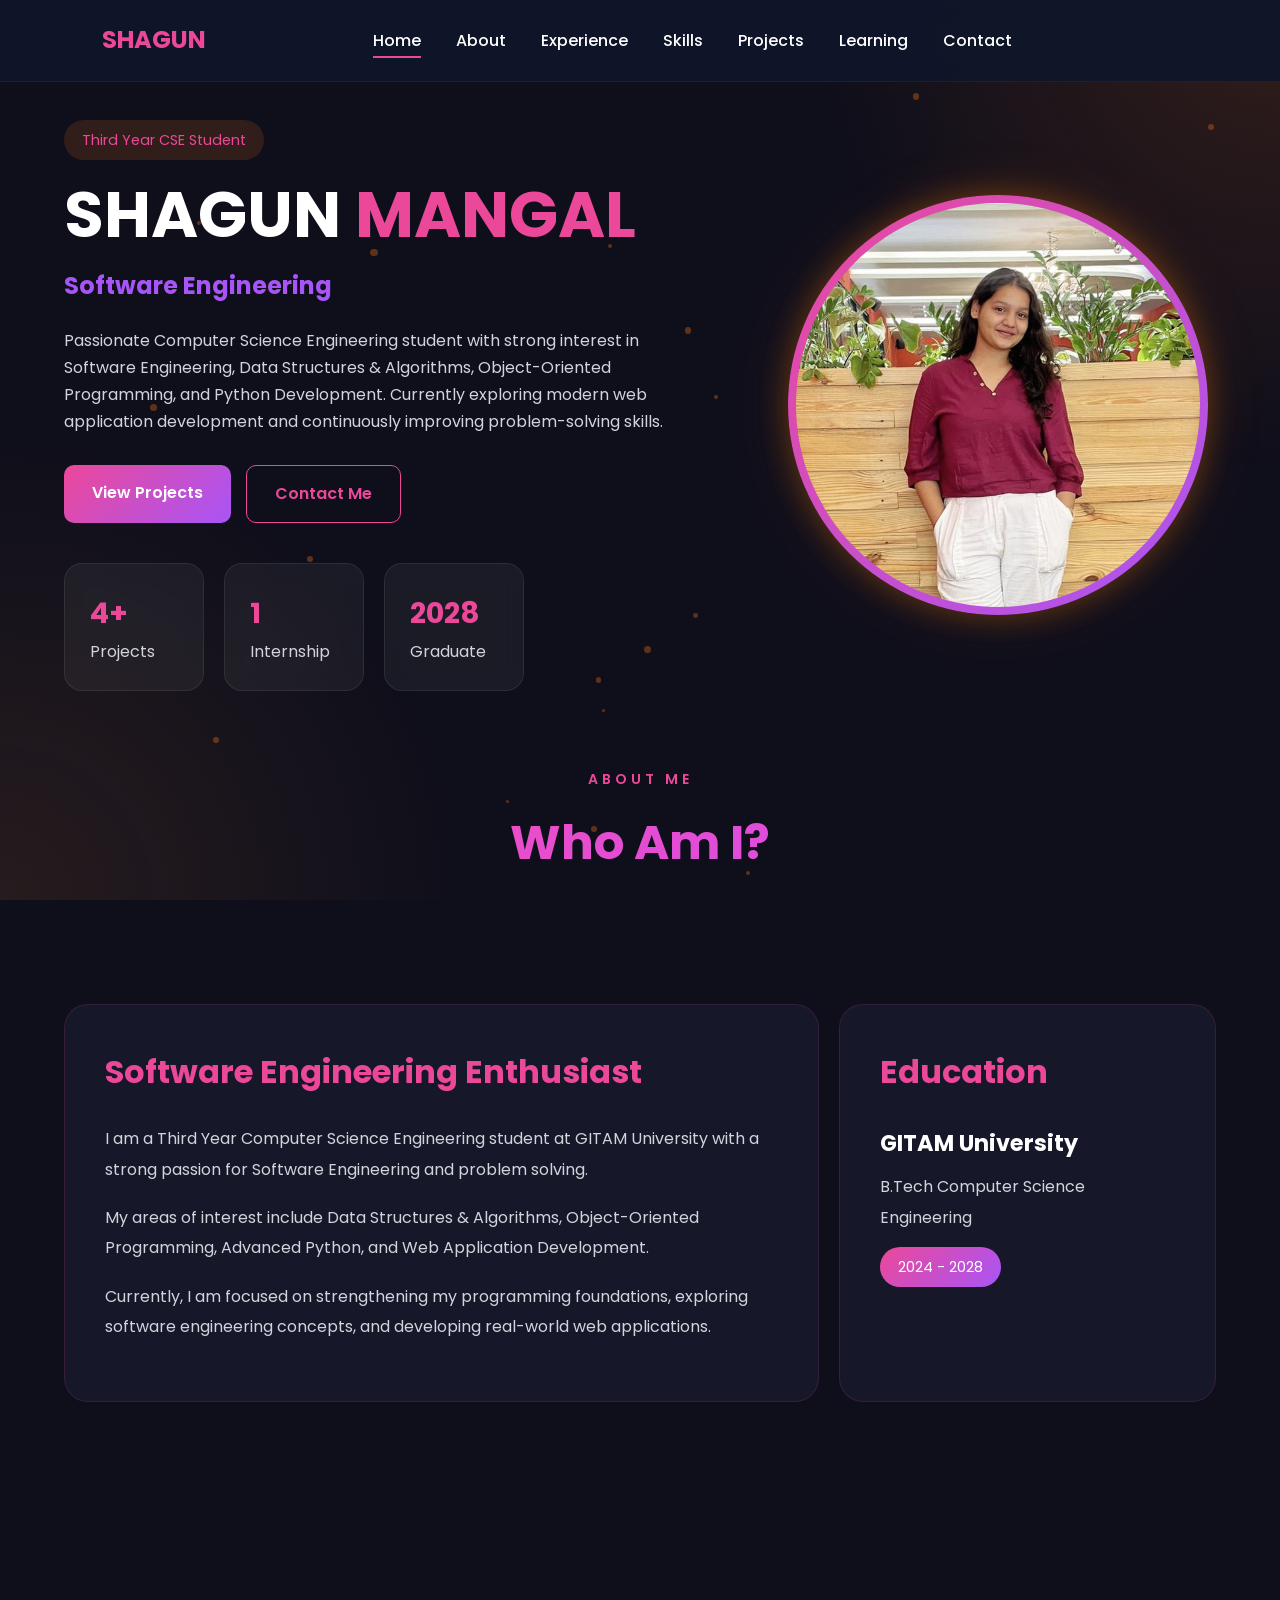
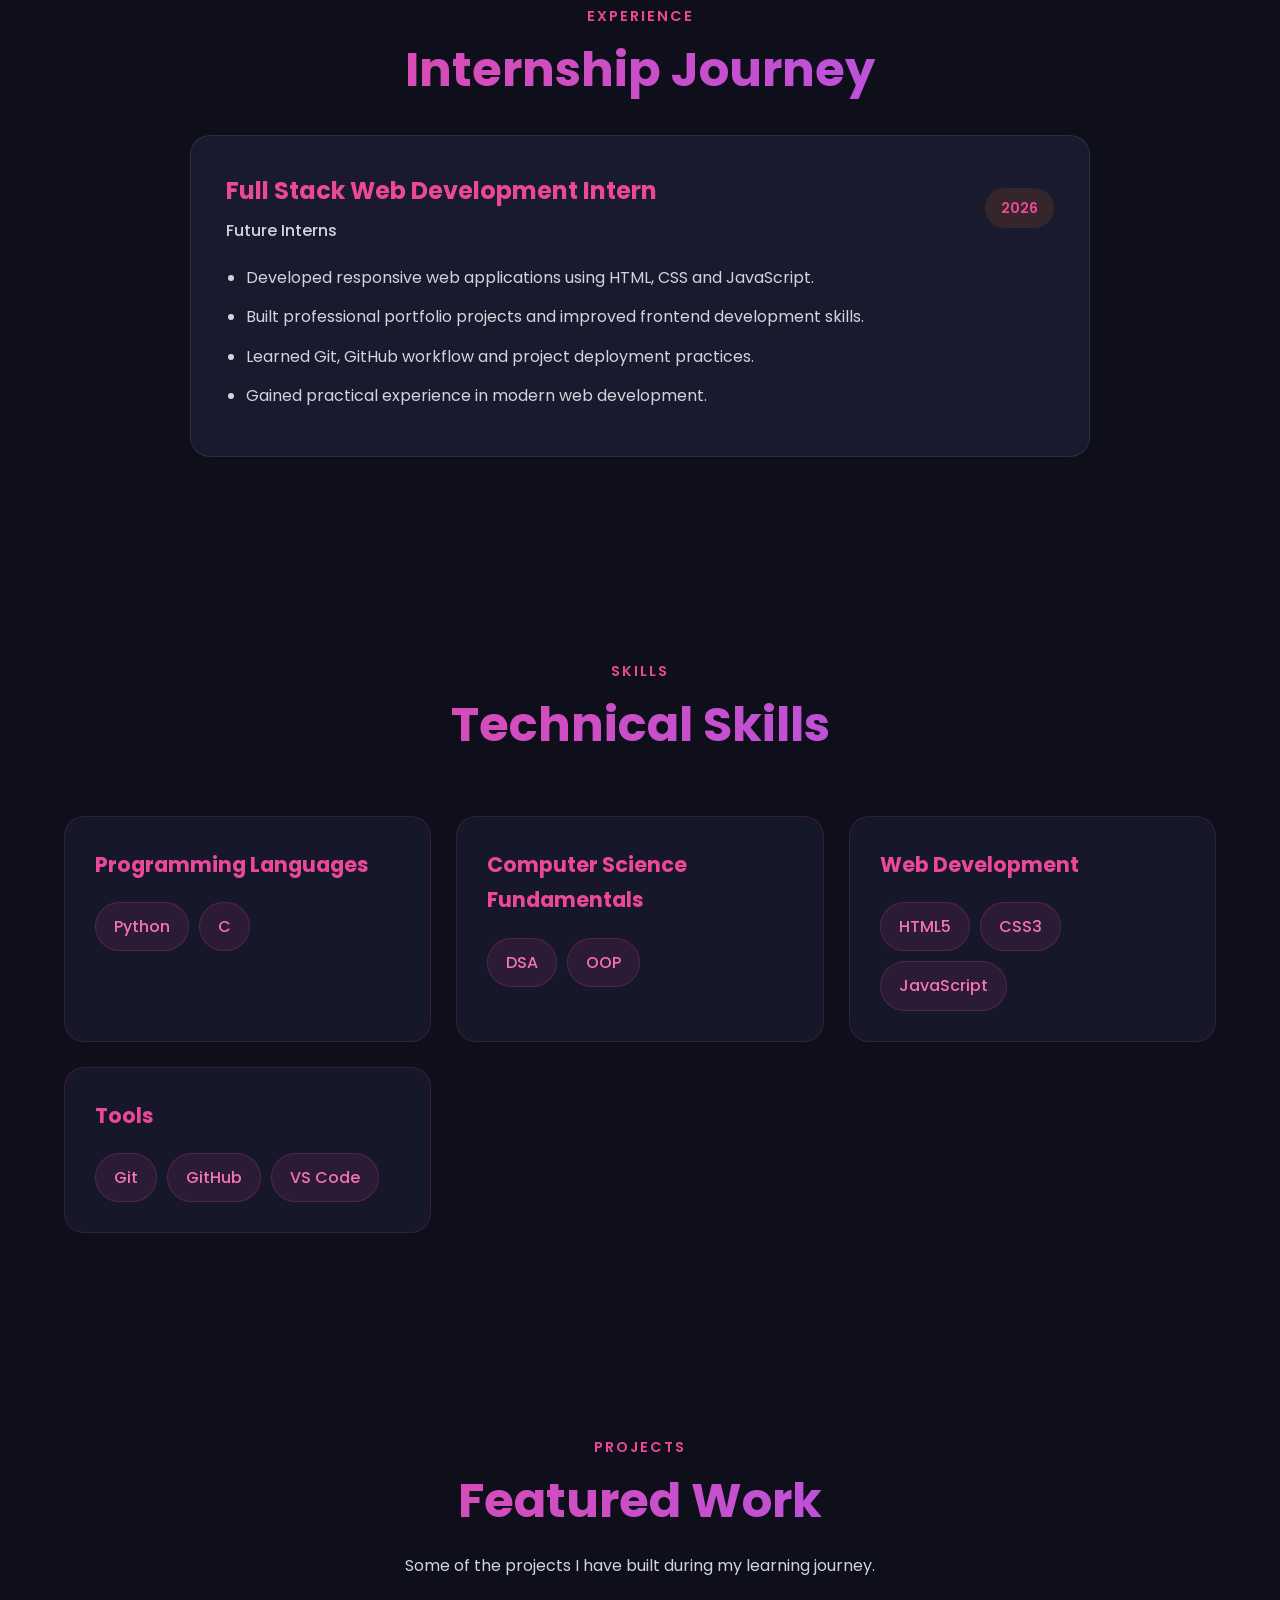
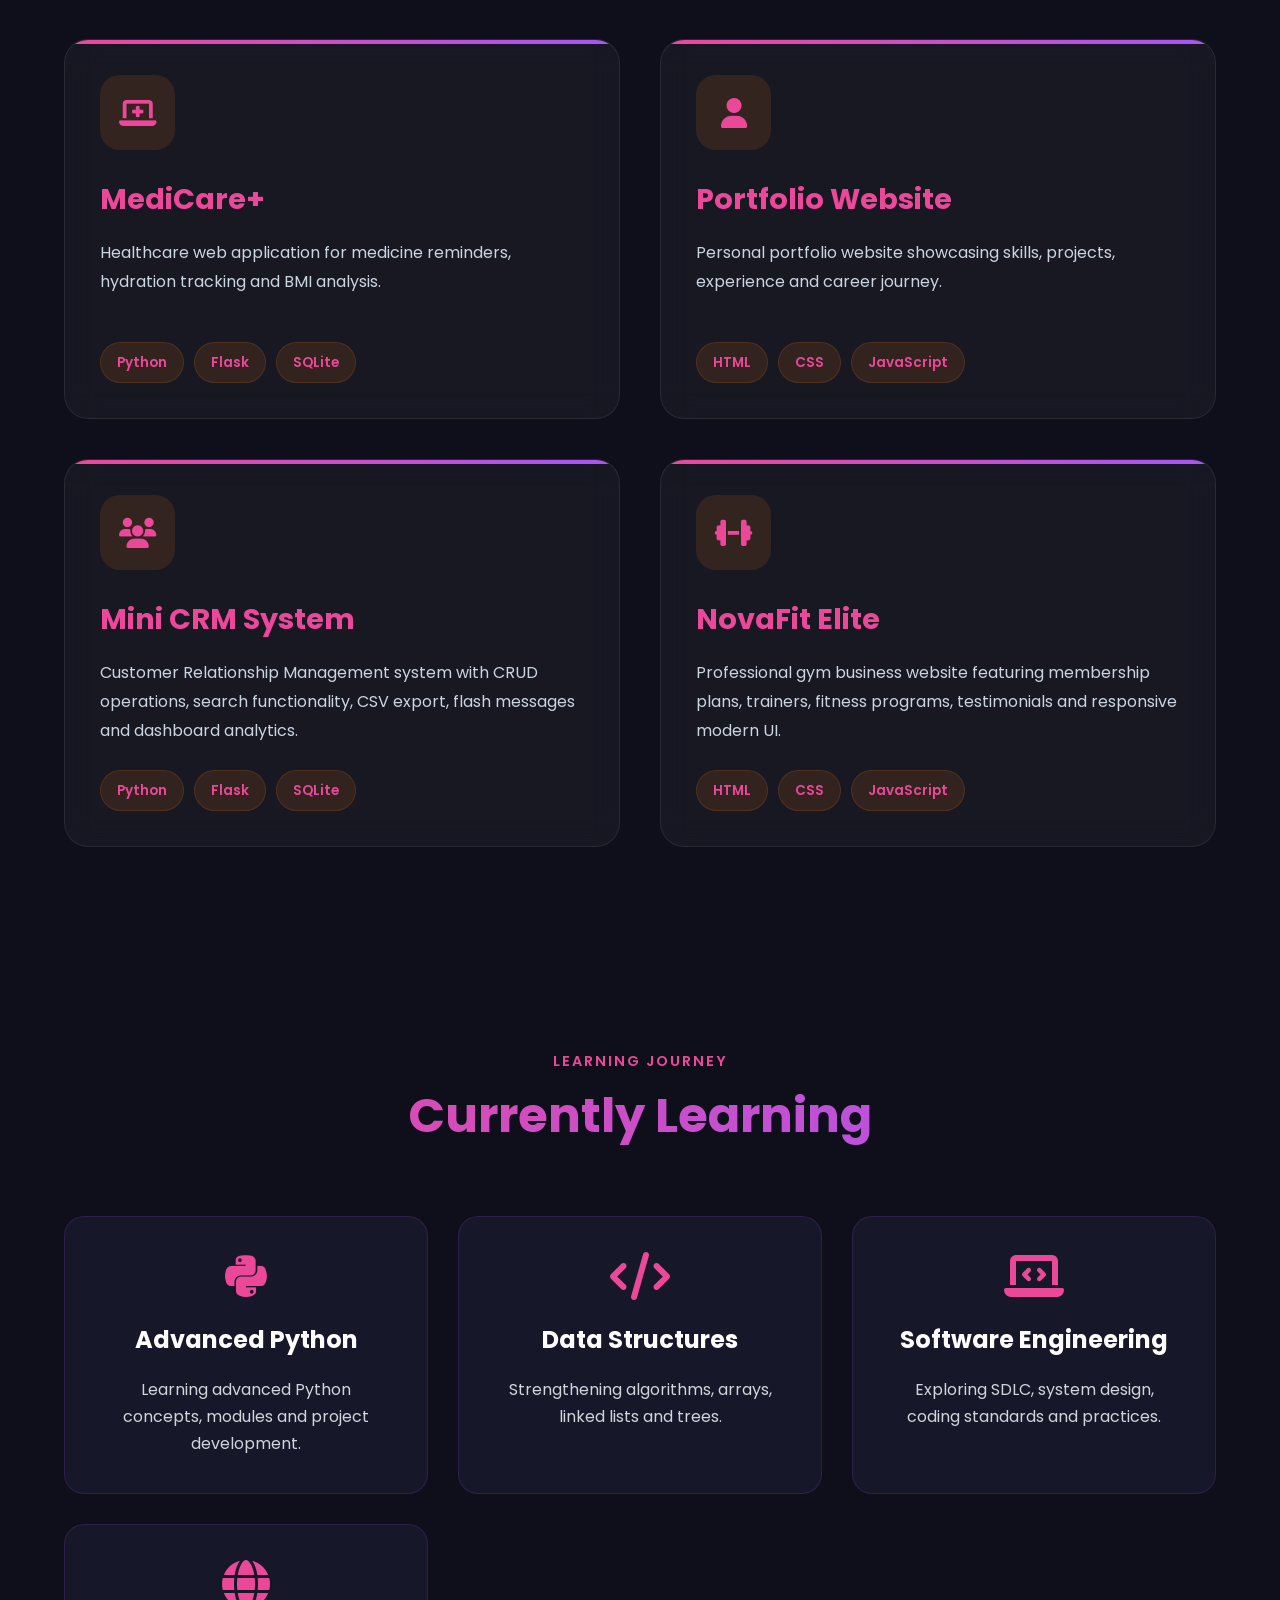
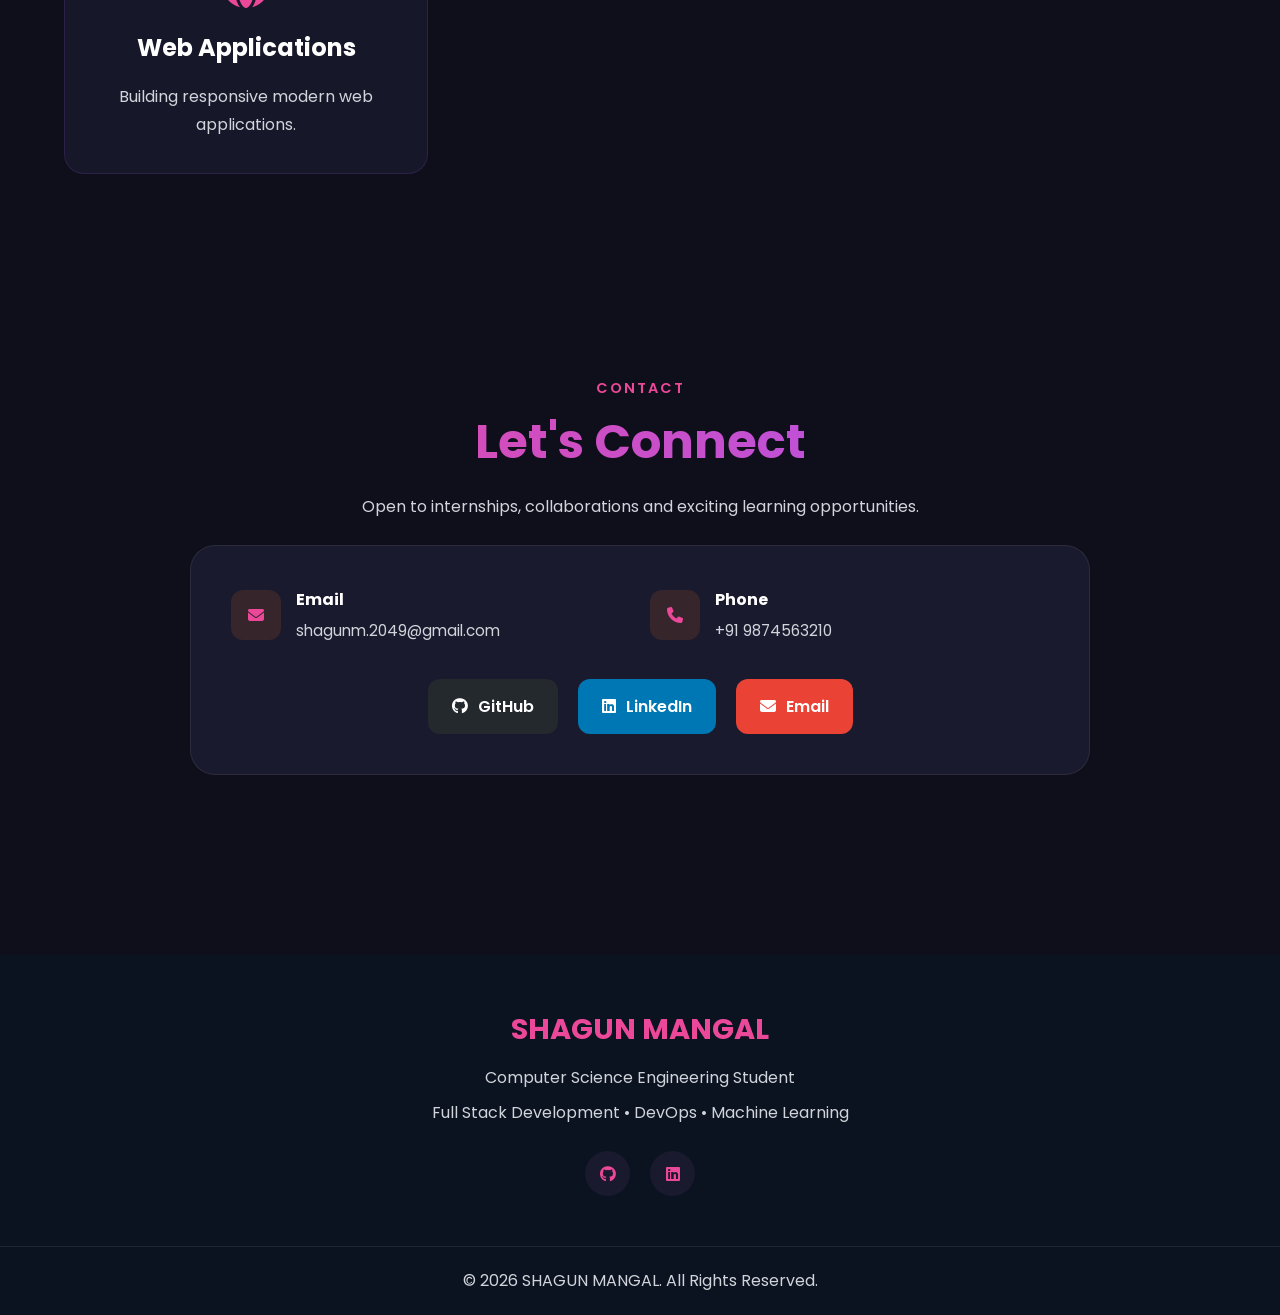
<file: index.html>
<!doctype html>
<html lang="en">
  <head>
    <meta charset="UTF-8" />
    <meta name="viewport" content="width=device-width, initial-scale=1.0" />
    <title>SHAGUN MANGAL | Portfolio</title>

    <link rel="stylesheet" href="style.css" />

    <link
      rel="stylesheet"
      href="https://cdnjs.cloudflare.com/ajax/libs/font-awesome/6.5.1/css/all.min.css"
    />

    <link
      href="https://fonts.googleapis.com/css2?family=Poppins:wght@300;400;500;600;700&display=swap"
      rel="stylesheet"
    />
  </head>

  <body>
    <!-- Background Effect -->
    <div id="particles"></div>

    <!-- ================= NAVBAR ================= -->

    <header class="navbar">
      <div class="logo">SHAGUN</div>

      <nav>
        <ul class="nav-links">
          <li>
            <a href="#home" class="active">Home</a>
          </li>

          <li>
            <a href="#about">About</a>
          </li>

          <li>
            <a href="#experience">Experience</a>
          </li>

          <li>
            <a href="#skills">Skills</a>
          </li>

          <li>
            <a href="#projects">Projects</a>
          </li>

          <li>
            <a href="#learning">Learning</a>
          </li>

          <li>
            <a href="#contact">Contact</a>
          </li>
        </ul>
      </nav>

      <div class="hamburger">
        <span></span>
        <span></span>
        <span></span>
      </div>
    </header>

    <!-- ================= HERO ================= -->

    <section id="home" class="hero">
      <div class="container hero-content">
        <div class="hero-left reveal">
          <div class="hero-badge">Third Year CSE Student</div>

          <h1>
            SHAGUN
            <span>MANGAL</span>
          </h1>

          <h2>
            <span id="typing"></span>
          </h2>

          <p>
            Passionate Computer Science Engineering student with strong interest
            in Software Engineering, Data Structures & Algorithms,
            Object-Oriented Programming, and Python Development. Currently
            exploring modern web application development and continuously
            improving problem-solving skills.
          </p>

          <div class="hero-buttons">
            <a href="#projects" class="btn primary-btn"> View Projects </a>

            <a href="#contact" class="btn secondary-btn"> Contact Me </a>
          </div>

          <div class="hero-stats">
            <div class="stat-card">
              <h3>4+</h3>

              <p>Projects</p>
            </div>

            <div class="stat-card">
              <h3>1</h3>

              <p>Internship</p>
            </div>

            <div class="stat-card">
              <h3>2028</h3>

              <p>Graduate</p>
            </div>
          </div>
        </div>

        <div class="hero-right reveal">
          <div class="image-wrapper">
            <img src="profile.jpeg" alt="Shagun MANGAL" />
          </div>
        </div>
      </div>
    </section>

    <!-- ================= ABOUT ================= -->

    <div class="section-header">
      <span>ABOUT ME</span>
      <h2>Who Am I?</h2>
    </div>

    <section id="about" class="about section">
      <div class="container">
        <div class="about-grid">
          <!-- Left Side -->
          <div class="about-card">
            <h2>Software Engineering Enthusiast</h2>

            <p>
              I am a Third Year Computer Science Engineering student at GITAM
              University with a strong passion for Software Engineering and
              problem solving.
            </p>

            <p>
              My areas of interest include Data Structures & Algorithms,
              Object-Oriented Programming, Advanced Python, and Web Application
              Development.
            </p>

            <p>
              Currently, I am focused on strengthening my programming
              foundations, exploring software engineering concepts, and
              developing real-world web applications.
            </p>
          </div>

          <!-- Right Side -->
          <div class="about-card">
            <h2>Education</h2>

            <div class="education-box">
              <h3>GITAM University</h3>

              <p>B.Tech Computer Science Engineering</p>

              <span class="year"> 2024 - 2028 </span>
            </div>
          </div>
        </div>
      </div>
    </section>
    <!-- ================= EXPERIENCE ================= -->

    <section id="experience" class="section">
      <div class="container">
        <div class="section-title reveal">
          <span>EXPERIENCE</span>

          <h2>Internship Journey</h2>
        </div>

        <div class="experience-card reveal">
          <div class="experience-top">
            <div>
              <h3>Full Stack Web Development Intern</h3>

              <h4>Future Interns</h4>
            </div>

            <span class="experience-date"> 2026 </span>
          </div>

          <ul>
            <li>
              Developed responsive web applications using HTML, CSS and
              JavaScript.
            </li>

            <li>
              Built professional portfolio projects and improved frontend
              development skills.
            </li>

            <li>
              Learned Git, GitHub workflow and project deployment practices.
            </li>

            <li>Gained practical experience in modern web development.</li>
          </ul>
        </div>
      </div>
    </section>

    <!-- Programming -->

    <!-- ================= SKILLS ================= -->

    <section id="skills" class="section">
      <div class="container">
        <div class="section-title reveal">
          <span>SKILLS</span>
          <h2>Technical Skills</h2>
        </div>

        <div class="skills-container">
          <div class="skill-box reveal">
            <h3>Programming Languages</h3>

            <div class="skill-tags">
              <span>Python</span>
              <span>C</span>
            </div>
          </div>

          <div class="skill-box reveal">
            <h3>Computer Science Fundamentals</h3>

            <div class="skill-tags">
              <span>DSA</span>
              <span>OOP</span>
            </div>
          </div>

          <div class="skill-box reveal">
            <h3>Web Development</h3>

            <div class="skill-tags">
              <span>HTML5</span>
              <span>CSS3</span>
              <span>JavaScript</span>
            </div>
          </div>

          <div class="skill-box reveal">
            <h3>Tools</h3>

            <div class="skill-tags">
              <span>Git</span>
              <span>GitHub</span>
              <span>VS Code</span>
            </div>
          </div>
        </div>
      </div>
    </section>

    <!-- ================= PROJECTS ================= -->

    <section id="projects" class="section">
      <div class="container">
        <div class="section-title reveal">
          <span>PROJECTS</span>
          <h2>Featured Work</h2>
          <p>Some of the projects I have built during my learning journey.</p>
        </div>

        <div class="projects-grid">
          <!-- Project 1 -->
          <div class="project-card reveal">
            <div class="project-icon">
              <i class="fa-solid fa-laptop-medical"></i>
            </div>

            <h3>MediCare+</h3>

            <p>
              Healthcare web application for medicine reminders, hydration
              tracking and BMI analysis.
            </p>

            <div class="tech-stack">
              <span>Python</span>
              <span>Flask</span>
              <span>SQLite</span>
            </div>
          </div>

          <!-- Project 2 -->
          <div class="project-card reveal">
            <div class="project-icon">
              <i class="fa-solid fa-user"></i>
            </div>

            <h3>Portfolio Website</h3>

            <p>
              Personal portfolio website showcasing skills, projects, experience
              and career journey.
            </p>

            <div class="tech-stack">
              <span>HTML</span>
              <span>CSS</span>
              <span>JavaScript</span>
            </div>
          </div>

          <!-- Project 3 -->
          <div class="project-card reveal">
            <div class="project-icon">
              <i class="fa-solid fa-users"></i>
            </div>

            <h3>Mini CRM System</h3>

            <p>
              Customer Relationship Management system with CRUD operations,
              search functionality, CSV export, flash messages and dashboard
              analytics.
            </p>

            <div class="tech-stack">
              <span>Python</span>
              <span>Flask</span>
              <span>SQLite</span>
            </div>
          </div>

          <!-- Project 4 -->
          <div class="project-card reveal">
            <div class="project-icon">
              <i class="fa-solid fa-dumbbell"></i>
            </div>

            <h3>NovaFit Elite</h3>

            <p>
              Professional gym business website featuring membership plans,
              trainers, fitness programs, testimonials and responsive modern UI.
            </p>

            <div class="tech-stack">
              <span>HTML</span>
              <span>CSS</span>
              <span>JavaScript</span>
            </div>
          </div>
        </div>
      </div>
    </section>

    <!-- ================= LEARNING ================= -->

    <section id="learning" class="section">
      <div class="container">
        <div class="section-title reveal">
          <span>LEARNING JOURNEY</span>
          <h2>Currently Learning</h2>
        </div>

        <div class="learning-grid">
          <div class="learning-card reveal">
            <i class="fa-brands fa-python"></i>

            <h3>Advanced Python</h3>

            <p>
              Learning advanced Python concepts, modules and project
              development.
            </p>
          </div>

          <div class="learning-card reveal">
            <i class="fa-solid fa-code"></i>

            <h3>Data Structures</h3>

            <p>Strengthening algorithms, arrays, linked lists and trees.</p>
          </div>

          <div class="learning-card reveal">
            <i class="fa-solid fa-laptop-code"></i>

            <h3>Software Engineering</h3>

            <p>
              Exploring SDLC, system design, coding standards and practices.
            </p>
          </div>

          <div class="learning-card reveal">
            <i class="fa-solid fa-globe"></i>

            <h3>Web Applications</h3>

            <p>Building responsive modern web applications.</p>
          </div>
        </div>
      </div>
    </section>

    <!-- ================= CONTACT ================= -->

    <section id="contact" class="section">
      <div class="container">
        <div class="section-title reveal">
          <span>CONTACT</span>

          <h2>Let's Connect</h2>

          <p>
            Open to internships, collaborations and exciting learning
            opportunities.
          </p>
        </div>

        <div class="contact-card reveal">
          <div class="contact-info">
            <div class="contact-item">
              <i class="fa-solid fa-envelope"></i>

              <div>
                <h4>Email</h4>

                <p>shagunm.2049@gmail.com</p>
              </div>
            </div>

            <div class="contact-item">
              <i class="fa-solid fa-phone"></i>

              <div>
                <h4>Phone</h4>

                <p>+91 9874563210</p>
              </div>
            </div>
          </div>

          <div class="social-buttons">
            <a
              href="https://github.com/shagunm25"
              target="_blank"
              class="social-btn github"
            >
              <i class="fa-brands fa-github"></i>

              GitHub
            </a>

            <a
              href="https://www.linkedin.com/in/shagun-mangal/"
              target="_blank"
              class="social-btn linkedin"
            >
              <i class="fa-brands fa-linkedin"></i>

              LinkedIn
            </a>

            <a href="mailto:shagunm.2049@gmail.com" class="social-btn email">
              <i class="fa-solid fa-envelope"></i>

              Email
            </a>
          </div>
        </div>
      </div>
    </section>

    <!-- ================= FOOTER ================= -->

    <footer>
      <div class="container footer-content">
        <h3>SHAGUN MANGAL</h3>

        <p>Computer Science Engineering Student</p>

        <p>Full Stack Development • DevOps • Machine Learning</p>

        <div class="footer-social">
          <a href="https://github.com/shagunm25" target="_blank">
            <i class="fa-brands fa-github"></i>
          </a>

          <a href="https://www.linkedin.com/in/shagun-mangal/" target="_blank">
            <i class="fa-brands fa-linkedin"></i>
          </a>
        </div>
      </div>

      <div class="footer-bottom">
        <p>© 2026 SHAGUN MANGAL. All Rights Reserved.</p>
      </div>
    </footer>

    <!-- Back To Top -->

    <button id="backToTop">
      <i class="fa-solid fa-arrow-up"></i>
    </button>

    <!-- JavaScript -->

    <script src="script.js"></script>
  </body>
</html>

<!-- Test Deploy -->
</file>
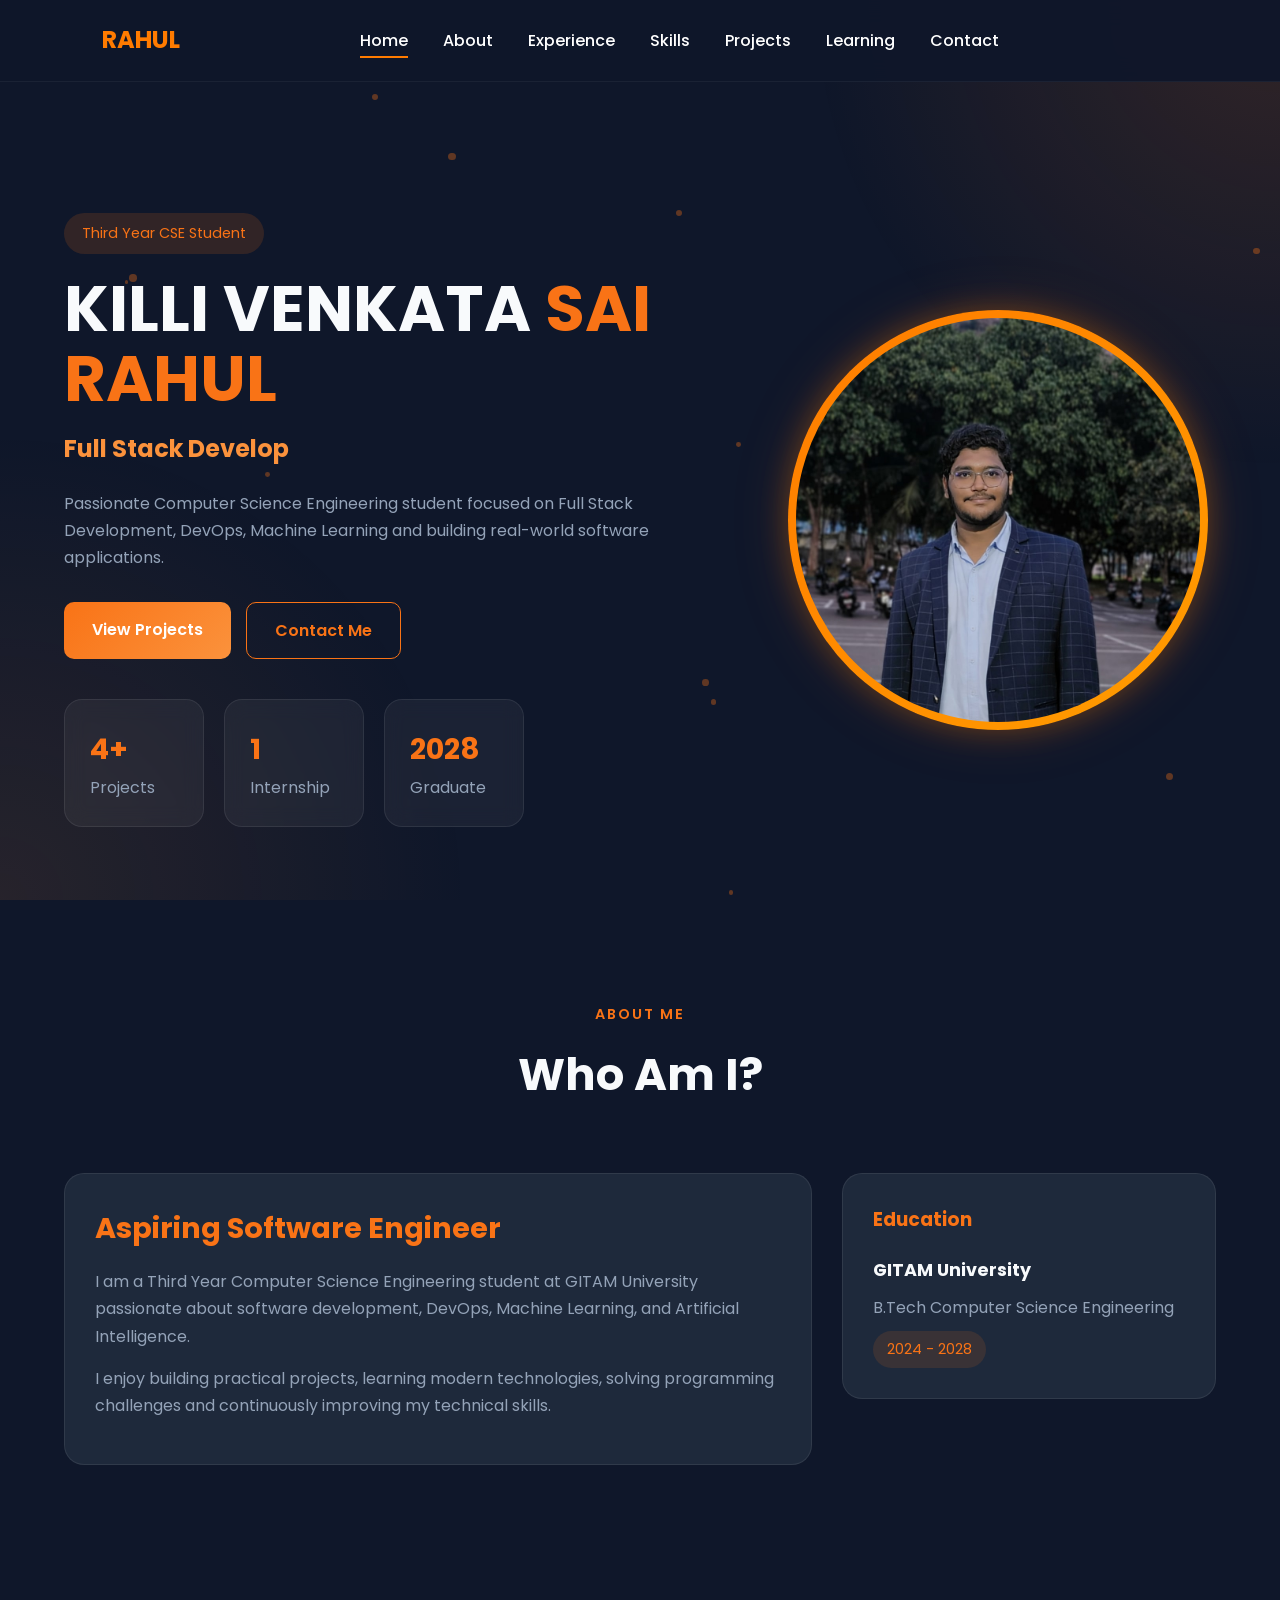
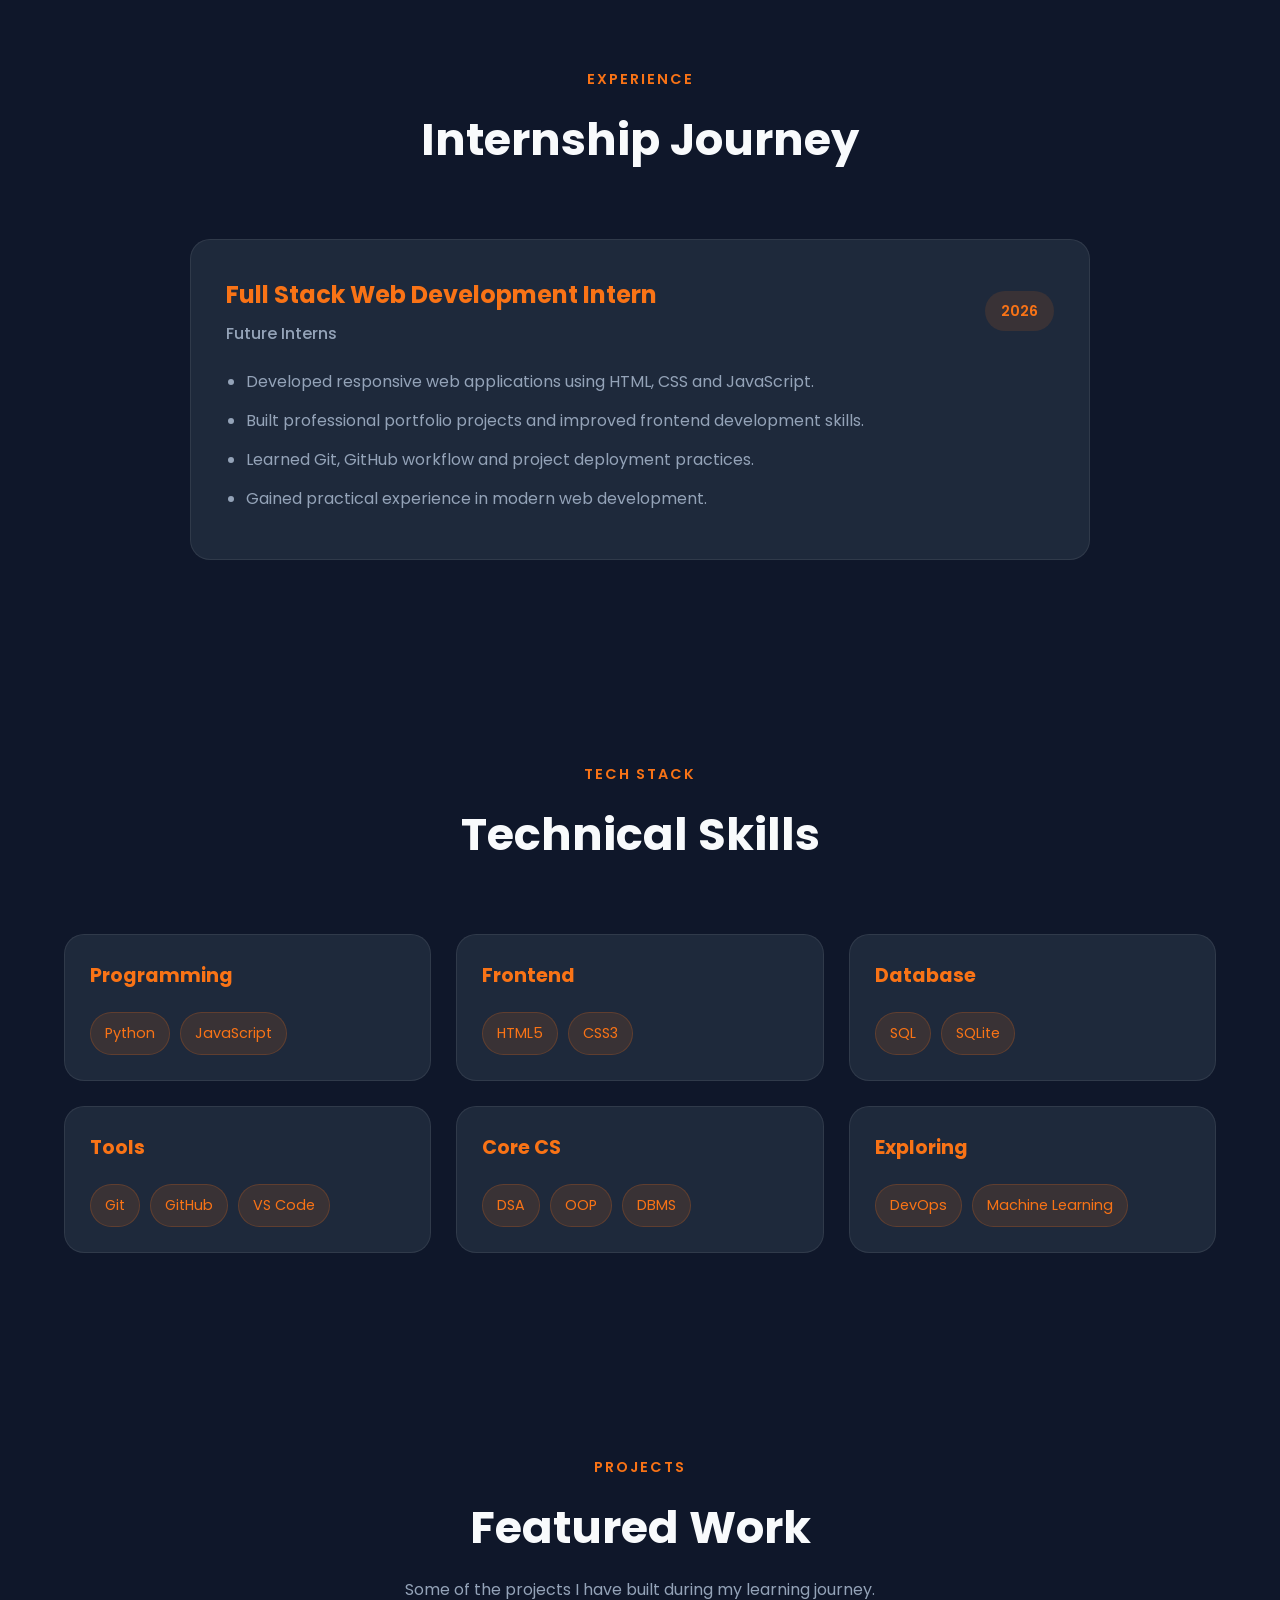
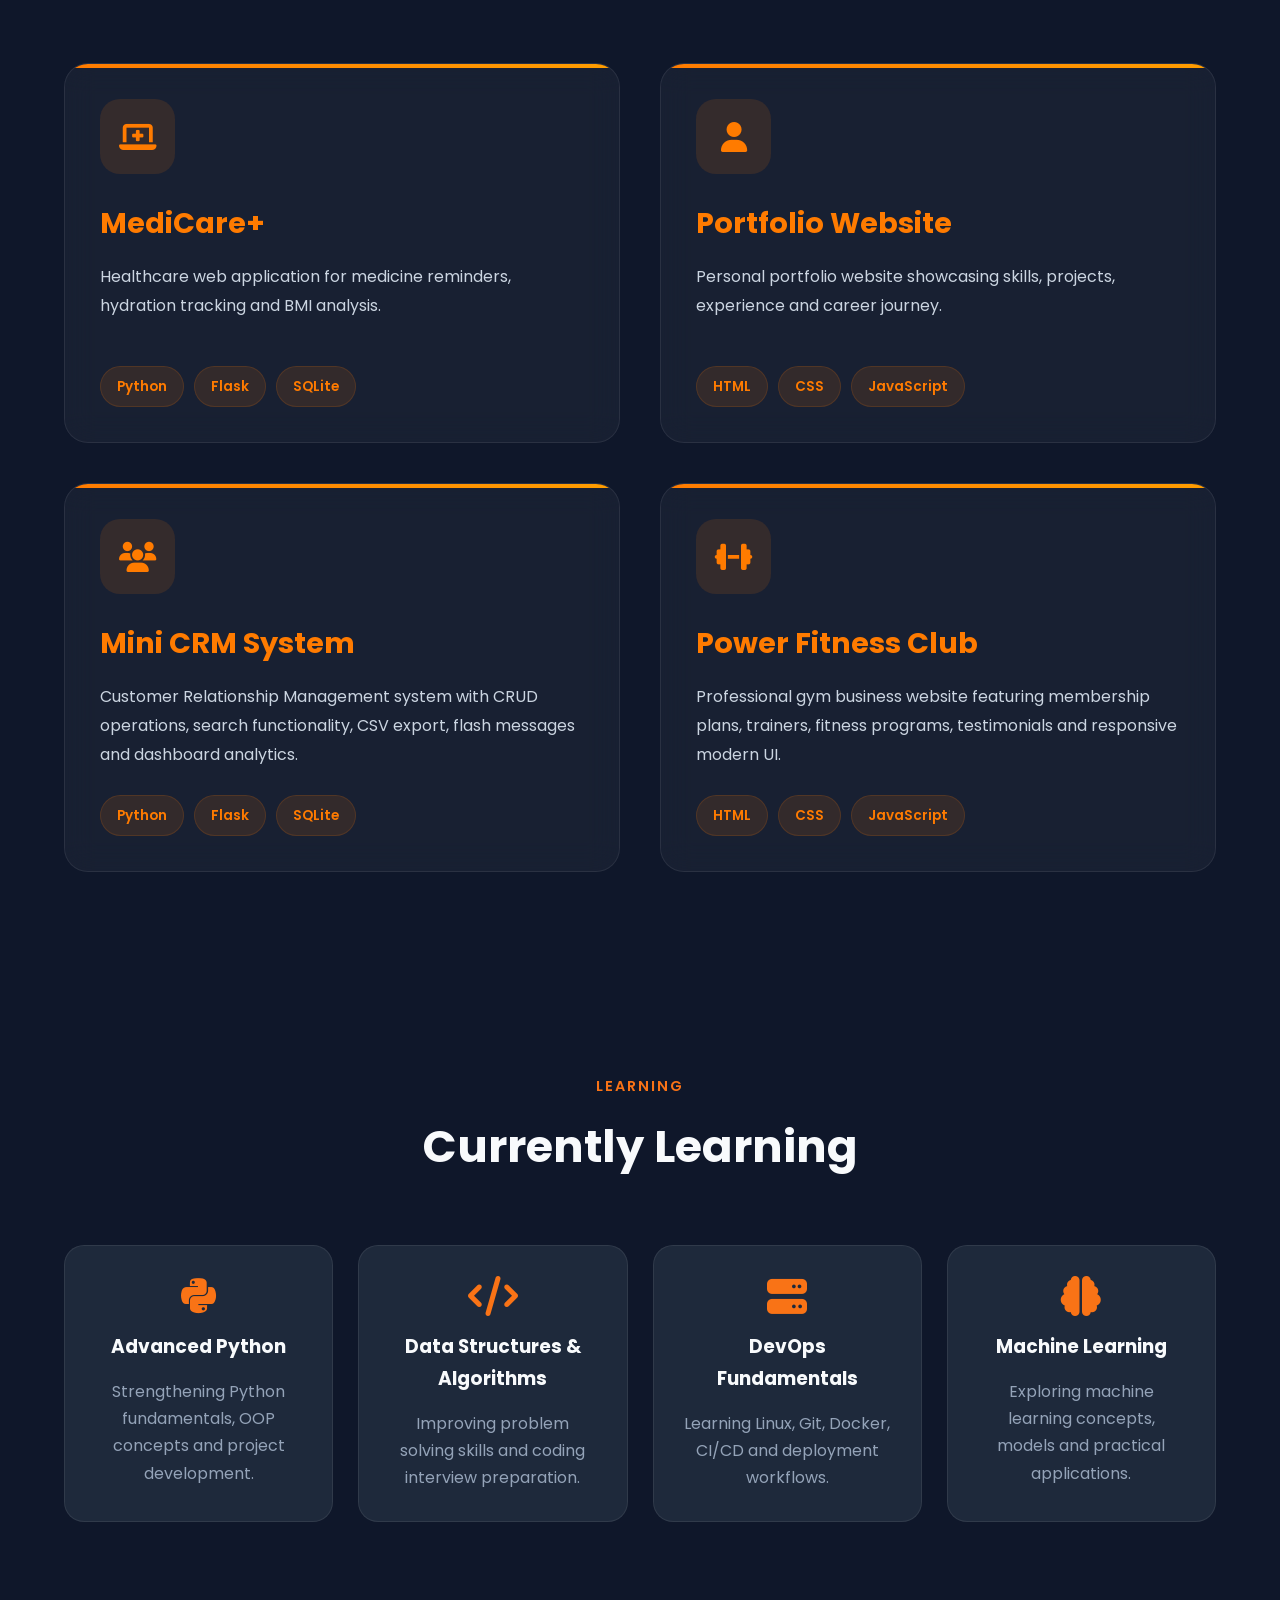
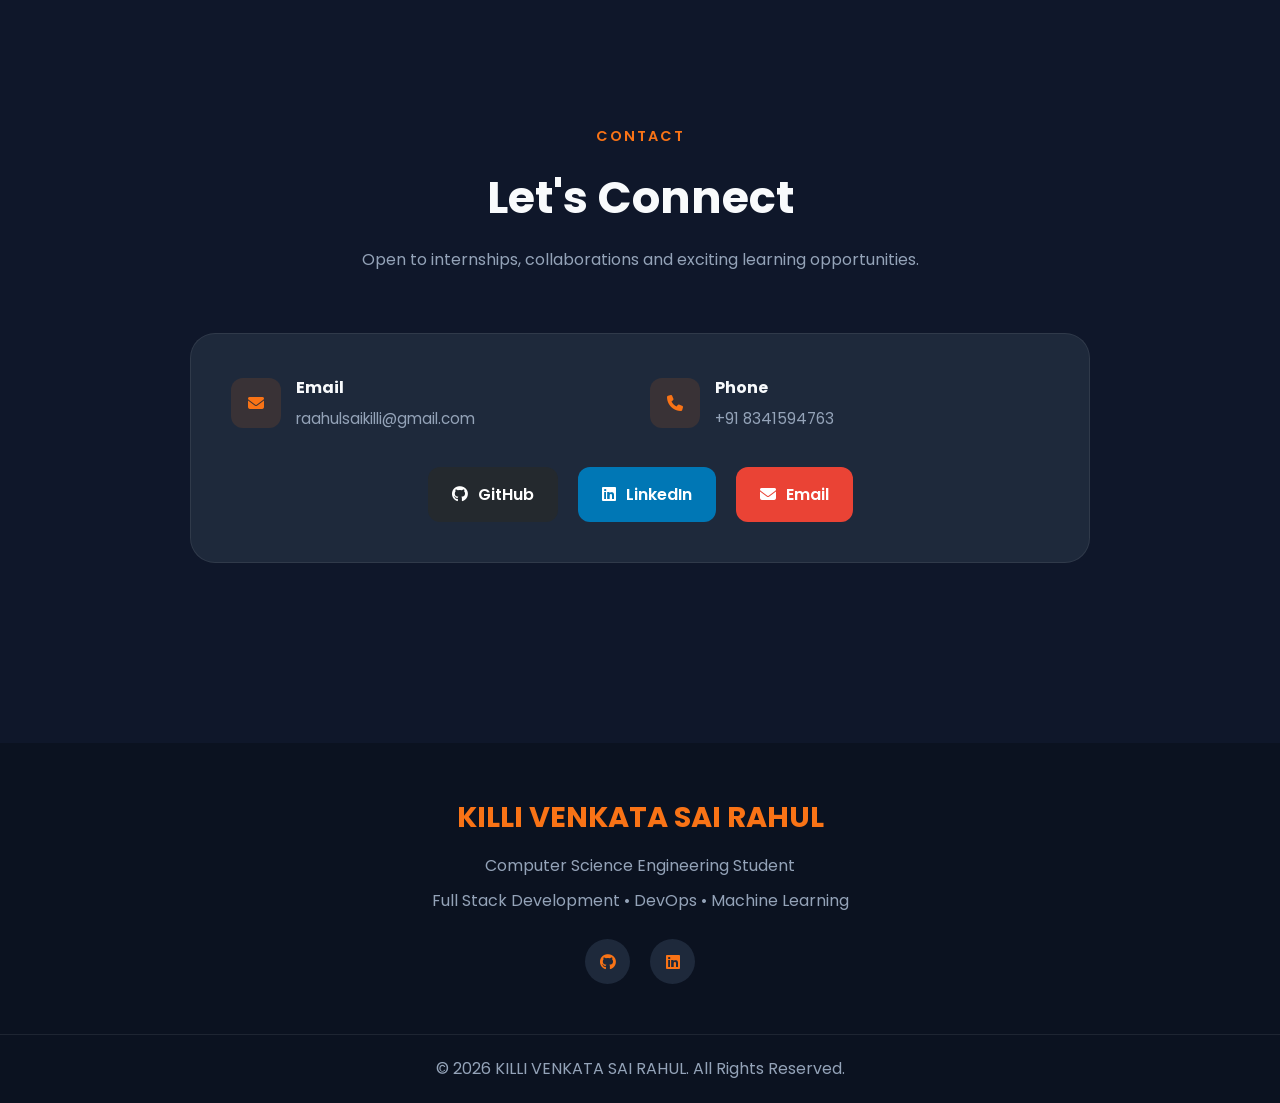
<file: Portfolio_website/index.html>
<!doctype html>
<html lang="en">
  <head>
    <meta charset="UTF-8" />
    <meta name="viewport" content="width=device-width, initial-scale=1.0" />
    <title>KILLI VENKATA SAI RAHUL | Portfolio</title>

    <link rel="stylesheet" href="css/style.css" />

    <link
      rel="stylesheet"
      href="https://cdnjs.cloudflare.com/ajax/libs/font-awesome/6.5.1/css/all.min.css"
    />

    <link
      href="https://fonts.googleapis.com/css2?family=Poppins:wght@300;400;500;600;700&display=swap"
      rel="stylesheet"
    />
  </head>

  <body>
    <!-- Background Effect -->
    <div id="particles"></div>

    <!-- ================= NAVBAR ================= -->

    <header class="navbar">
      <div class="logo">RAHUL</div>

      <nav>
        <ul class="nav-links">
          <li>
            <a href="#home" class="active">Home</a>
          </li>

          <li>
            <a href="#about">About</a>
          </li>

          <li>
            <a href="#experience">Experience</a>
          </li>

          <li>
            <a href="#skills">Skills</a>
          </li>

          <li>
            <a href="#projects">Projects</a>
          </li>

          <li>
            <a href="#learning">Learning</a>
          </li>

          <li>
            <a href="#contact">Contact</a>
          </li>
        </ul>
      </nav>

      <div class="hamburger">
        <span></span>
        <span></span>
        <span></span>
      </div>
    </header>

    <!-- ================= HERO ================= -->

    <section id="home" class="hero">
      <div class="container hero-content">
        <div class="hero-left reveal">
          <div class="hero-badge">Third Year CSE Student</div>

          <h1>
            KILLI VENKATA
            <span>SAI RAHUL</span>
          </h1>

          <h2>
            <span id="typing"></span>
          </h2>

          <p>
            Passionate Computer Science Engineering student focused on Full
            Stack Development, DevOps, Machine Learning and building real-world
            software applications.
          </p>

          <div class="hero-buttons">
            <a href="#projects" class="btn primary-btn"> View Projects </a>

            <a href="#contact" class="btn secondary-btn"> Contact Me </a>
          </div>

          <div class="hero-stats">
            <div class="stat-card">
              <h3>4+</h3>

              <p>Projects</p>
            </div>

            <div class="stat-card">
              <h3>1</h3>

              <p>Internship</p>
            </div>

            <div class="stat-card">
              <h3>2028</h3>

              <p>Graduate</p>
            </div>
          </div>
        </div>

        <div class="hero-right reveal">
          <div class="image-wrapper">
            <img src="images/profile.jpg" alt="Sai Rahul" />
          </div>
        </div>
      </div>
    </section>

    <!-- ================= ABOUT ================= -->

    <section id="about" class="section">
      <div class="container">
        <div class="section-title reveal">
          <span>ABOUT ME</span>

          <h2>Who Am I?</h2>
        </div>

        <div class="about-grid">
          <div class="about-card reveal">
            <h3>Aspiring Software Engineer</h3>

            <p>
              I am a Third Year Computer Science Engineering student at GITAM
              University passionate about software development, DevOps, Machine
              Learning, and Artificial Intelligence.
            </p>

            <p>
              I enjoy building practical projects, learning modern technologies,
              solving programming challenges and continuously improving my
              technical skills.
            </p>
          </div>

          <div class="education-card reveal">
            <h3>Education</h3>

            <div class="edu-item">
              <h4>GITAM University</h4>

              <p>B.Tech Computer Science Engineering</p>

              <span> 2024 - 2028 </span>
            </div>
          </div>
        </div>
      </div>
    </section>
    <!-- ================= EXPERIENCE ================= -->

    <section id="experience" class="section">
      <div class="container">
        <div class="section-title reveal">
          <span>EXPERIENCE</span>

          <h2>Internship Journey</h2>
        </div>

        <div class="experience-card reveal">
          <div class="experience-top">
            <div>
              <h3>Full Stack Web Development Intern</h3>

              <h4>Future Interns</h4>
            </div>

            <span class="experience-date"> 2026 </span>
          </div>

          <ul>
            <li>
              Developed responsive web applications using HTML, CSS and
              JavaScript.
            </li>

            <li>
              Built professional portfolio projects and improved frontend
              development skills.
            </li>

            <li>
              Learned Git, GitHub workflow and project deployment practices.
            </li>

            <li>Gained practical experience in modern web development.</li>
          </ul>
        </div>
      </div>
    </section>

    <!-- ================= SKILLS ================= -->

    <section id="skills" class="section">
      <div class="container">
        <div class="section-title reveal">
          <span>TECH STACK</span>

          <h2>Technical Skills</h2>
        </div>

        <div class="skills-container">
          <div class="skill-box reveal">
            <h3>Programming</h3>

            <div class="skill-tags">
              <span>Python</span>
              <span>JavaScript</span>
            </div>
          </div>

          <div class="skill-box reveal">
            <h3>Frontend</h3>

            <div class="skill-tags">
              <span>HTML5</span>
              <span>CSS3</span>
            </div>
          </div>

          <div class="skill-box reveal">
            <h3>Database</h3>

            <div class="skill-tags">
              <span>SQL</span>
              <span>SQLite</span>
            </div>
          </div>

          <div class="skill-box reveal">
            <h3>Tools</h3>

            <div class="skill-tags">
              <span>Git</span>
              <span>GitHub</span>
              <span>VS Code</span>
            </div>
          </div>

          <div class="skill-box reveal">
            <h3>Core CS</h3>

            <div class="skill-tags">
              <span>DSA</span>
              <span>OOP</span>
              <span>DBMS</span>
            </div>
          </div>

          <div class="skill-box reveal">
            <h3>Exploring</h3>

            <div class="skill-tags">
              <span>DevOps</span>
              <span>Machine Learning</span>
            </div>
          </div>
        </div>
      </div>
    </section>

    <!-- ================= PROJECTS ================= -->

    <section id="projects" class="section">
      <div class="container">
        <div class="section-title reveal">
          <span>PROJECTS</span>
          <h2>Featured Work</h2>
          <p>Some of the projects I have built during my learning journey.</p>
        </div>

        <div class="projects-grid">
          <!-- Project 1 -->
          <div class="project-card reveal">
            <div class="project-icon">
              <i class="fa-solid fa-laptop-medical"></i>
            </div>

            <h3>MediCare+</h3>

            <p>
              Healthcare web application for medicine reminders, hydration
              tracking and BMI analysis.
            </p>

            <div class="tech-stack">
              <span>Python</span>
              <span>Flask</span>
              <span>SQLite</span>
            </div>
          </div>

          <!-- Project 2 -->
          <div class="project-card reveal">
            <div class="project-icon">
              <i class="fa-solid fa-user"></i>
            </div>

            <h3>Portfolio Website</h3>

            <p>
              Personal portfolio website showcasing skills, projects, experience
              and career journey.
            </p>

            <div class="tech-stack">
              <span>HTML</span>
              <span>CSS</span>
              <span>JavaScript</span>
            </div>
          </div>

          <!-- Project 3 -->
          <div class="project-card reveal">
            <div class="project-icon">
              <i class="fa-solid fa-users"></i>
            </div>

            <h3>Mini CRM System</h3>

            <p>
              Customer Relationship Management system with CRUD operations,
              search functionality, CSV export, flash messages and dashboard
              analytics.
            </p>

            <div class="tech-stack">
              <span>Python</span>
              <span>Flask</span>
              <span>SQLite</span>
            </div>
          </div>

          <!-- Project 4 -->
          <div class="project-card reveal">
            <div class="project-icon">
              <i class="fa-solid fa-dumbbell"></i>
            </div>

            <h3>Power Fitness Club</h3>

            <p>
              Professional gym business website featuring membership plans,
              trainers, fitness programs, testimonials and responsive modern UI.
            </p>

            <div class="tech-stack">
              <span>HTML</span>
              <span>CSS</span>
              <span>JavaScript</span>
            </div>
          </div>
        </div>
      </div>
    </section>
    <!-- ================= CURRENT LEARNING ================= -->

    <section id="learning" class="section">
      <div class="container">
        <div class="section-title reveal">
          <span>LEARNING</span>

          <h2>Currently Learning</h2>
        </div>

        <div class="learning-grid">
          <div class="learning-card reveal">
            <i class="fa-brands fa-python"></i>

            <h3>Advanced Python</h3>

            <p>
              Strengthening Python fundamentals, OOP concepts and project
              development.
            </p>
          </div>

          <div class="learning-card reveal">
            <i class="fa-solid fa-code"></i>

            <h3>Data Structures & Algorithms</h3>

            <p>
              Improving problem solving skills and coding interview preparation.
            </p>
          </div>

          <div class="learning-card reveal">
            <i class="fa-solid fa-server"></i>

            <h3>DevOps Fundamentals</h3>

            <p>Learning Linux, Git, Docker, CI/CD and deployment workflows.</p>
          </div>

          <div class="learning-card reveal">
            <i class="fa-solid fa-brain"></i>

            <h3>Machine Learning</h3>

            <p>
              Exploring machine learning concepts, models and practical
              applications.
            </p>
          </div>
        </div>
      </div>
    </section>

    <!-- ================= CONTACT ================= -->

    <section id="contact" class="section">
      <div class="container">
        <div class="section-title reveal">
          <span>CONTACT</span>

          <h2>Let's Connect</h2>

          <p>
            Open to internships, collaborations and exciting learning
            opportunities.
          </p>
        </div>

        <div class="contact-card reveal">
          <div class="contact-info">
            <div class="contact-item">
              <i class="fa-solid fa-envelope"></i>

              <div>
                <h4>Email</h4>

                <p>raahulsaikilli@gmail.com</p>
              </div>
            </div>

            <div class="contact-item">
              <i class="fa-solid fa-phone"></i>

              <div>
                <h4>Phone</h4>

                <p>+91 8341594763</p>
              </div>
            </div>
          </div>

          <div class="social-buttons">
            <a
              href="https://github.com/SaiRahul-08"
              target="_blank"
              class="social-btn github"
            >
              <i class="fa-brands fa-github"></i>

              GitHub
            </a>

            <a
              href="https://www.linkedin.com/in/killivenkatasairahul/"
              target="_blank"
              class="social-btn linkedin"
            >
              <i class="fa-brands fa-linkedin"></i>

              LinkedIn
            </a>

            <a href="mailto:raahulsaikilli@gmail.com" class="social-btn email">
              <i class="fa-solid fa-envelope"></i>

              Email
            </a>
          </div>
        </div>
      </div>
    </section>

    <!-- ================= FOOTER ================= -->

    <footer>
      <div class="container footer-content">
        <h3>KILLI VENKATA SAI RAHUL</h3>

        <p>Computer Science Engineering Student</p>

        <p>Full Stack Development • DevOps • Machine Learning</p>

        <div class="footer-social">
          <a href="https://github.com/SaiRahul-08" target="_blank">
            <i class="fa-brands fa-github"></i>
          </a>

          <a
            href="https://www.linkedin.com/in/killivenkatasairahul/"
            target="_blank"
          >
            <i class="fa-brands fa-linkedin"></i>
          </a>
        </div>
      </div>

      <div class="footer-bottom">
        <p>© 2026 KILLI VENKATA SAI RAHUL. All Rights Reserved.</p>
      </div>
    </footer>

    <!-- Back To Top -->

    <button id="backToTop">
      <i class="fa-solid fa-arrow-up"></i>
    </button>

    <!-- JavaScript -->

    <script src="js/script.js"></script>
  </body>
</html>
</file>
<file: style.css>
@import url('https://fonts.googleapis.com/css2?family=Poppins:wght@300;400;500;600;700&display=swap');

*{
    margin:0;
    padding:0;
    box-sizing:border-box;
    scroll-behavior:smooth;
}

:root{
    --primary:#ec4899;
    --secondary:#a855f7;
    --bg:#0f0f1b;
    --card:#1a1a2e;
    --card-light:#24243e;
    --text:#ffffff;
    --muted:#d1d5db;
    --border:rgba(255,255,255,.08);
}

body{
    font-family:'Poppins',sans-serif;
    background:var(--bg);
    color:var(--text);
    line-height:1.7;
    overflow-x:hidden;
}

.container{
    width:90%;
    max-width:1200px;
    margin:auto;
}

.section{
    padding:100px 0;
    scroll-margin-top:100px;
}

.section-title{
    text-align:center;
    margin-bottom:25px;
}

.section-title span{
    color:var(--primary);
    font-size:.9rem;
    letter-spacing:2px;
    font-weight:600;
}

.section-title h2{

    font-size:3rem;

    background:linear-gradient(
        90deg,
        #ec4899,
        #a855f7
    );

    -webkit-background-clip:text;
    -webkit-text-fill-color:transparent;
}

.section-title p{
    color:var(--muted);
    margin-top:10px;
}

.section-header{
    text-align:center;
    margin-bottom:60px;
}

.section-header span{
    color:#ec4899;
    letter-spacing:4px;
    font-size:14px;
    font-weight:600;
}

.section-header h2{
    font-size:3rem;
    font-weight:700;
    color:#ffffff;
    margin-top:10px;

    background: linear-gradient(
    135deg,
    #ff4da6,
    #c84dff
);

-webkit-background-clip: text;
-webkit-text-fill-color: transparent;
}



/* Background */

#particles{
    position:fixed;
    inset:0;
    z-index:-1;
    background:
    radial-gradient(circle at top right,
    rgba(249,115,22,.15),
    transparent 30%),

    radial-gradient(circle at bottom left,
    rgba(251,146,60,.10),
    transparent 30%);
}

.navbar{
    position:fixed;
    top:0;
    left:0;
    width:100%;
    padding:20px 8%;
    display:flex;
    justify-content:space-between;
    align-items:center;
    background:rgba(15,23,42,.95);
    backdrop-filter:blur(12px);
    z-index:1000;
    border-bottom:1px solid rgba(255,255,255,.05);
}

.logo{
    color:#ec4899;
    font-size:1.5rem;
    font-weight:700;
}

.nav-links{
    display:flex;
    align-items:center;
    gap:35px;
    list-style:none;
    margin:0;
    padding:0;
}

.nav-links li{
    list-style:none;
}

.nav-links a{
    text-decoration:none;
    color:#fff;
    font-weight:500;
    transition:.3s;
    position:relative;
}

.nav-links a:hover{
    color:#ec4899;
}

.nav-links a::after{
    content:"";
    position:absolute;
    left:0;
    bottom:-6px;
    width:0;
    height:2px;
    background:#ec4899;
    transition:.3s;
}

.nav-links a:hover::after,
.nav-links a.active::after{
    width:100%;
}

/* Hero */

.hero{
    min-height: 85vh;   /* instead of 100vh */
    padding: 120px 0 60px;
}

.hero-content{
    display:grid;
    grid-template-columns:1.2fr .8fr;
    gap:60px;
    align-items:center;
}

.hero-badge{
    display:inline-block;
    background:rgba(249,115,22,.15);
    color:var(--primary);
    padding:8px 18px;
    border-radius:30px;
    margin-bottom:20px;
    font-size:.9rem;
}

.hero-left h1{
    font-size:4rem;
    line-height:1.1;
    margin-bottom:15px;
}

.hero-left h1 span{
    color:var(--primary);
}

.hero-left h2{
    color:var(--secondary);
    min-height:40px;
    margin-bottom:20px;
}

.hero-left p{
    color:var(--muted);
    max-width:600px;
    margin-bottom:30px;
}

.hero-buttons{
    display:flex;
    gap:15px;
    flex-wrap:wrap;
    margin-bottom:40px;
}

/* Buttons */

.btn{
    padding:14px 28px;
    border-radius:10px;
    text-decoration:none;
    font-weight:600;
    transition:.3s;
}

.primary-btn{
    background:linear-gradient(
        135deg,
        var(--primary),
        var(--secondary)
    );
    color:white;
}

.secondary-btn{
    border:1px solid var(--primary);
    color:var(--primary);
}

.btn:hover{
    transform:translateY(-3px);
}

/* Hero Stats */

.hero-stats{
    display:flex;
    gap:20px;
    flex-wrap:wrap;
}

.stat-card{
    background:rgba(255,255,255,.05);
    backdrop-filter:blur(10px);
    border:1px solid rgba(255,255,255,.08);
    border-radius:18px;
    padding:25px;
    min-width:140px;
    transition:.3s;
}

.stat-card:hover{
    transform:translateY(-8px);
    border-color:#ec4899;
}

.stat-card h3{
    color:var(--primary);
    font-size:1.8rem;
}

.stat-card p{
    color:var(--muted);
    margin:0;
}

/* Hero Image */

.hero-right{
    display:flex;
    justify-content:center;
}

.image-wrapper{
    width:420px;
    height:420px;
    padding:8px;
    border-radius:50%;
    background:linear-gradient(
        135deg,
        #ec4899,
        #a855f7
    );

    box-shadow:
    0 0 30px rgba(255,123,0,.3),
    0 0 60px rgba(255,123,0,.15);
}

.image-wrapper img{
    width:100%;
    height:100%;
    border-radius:50%;
    object-fit:cover;
}

/* ================= ABOUT ================= */

.about-grid{

    display:grid;

    grid-template-columns:
    2fr 1fr;

    gap:20px;

    margin-top:-40px;
}

.about-card{

    background:#17172a;

    border:1px solid rgba(236,72,153,.15);

    border-radius:24px;

    padding:40px;

    transition:.4s;
}

.about-card:hover{

    border-color:#ec4899;

    transform:translateY(-5px);

    box-shadow:
    0 10px 30px rgba(236,72,153,.15);
}

.about-card h2{

    color:#ec4899;

    margin-bottom:25px;

    font-size:2rem;
}

.about-card p{

    color:#d1d5db;

    line-height:1.9;

    margin-bottom:18px;
}

.education-box{

    margin-top:20px;
}

.education-box h3{

    font-size:1.4rem;

    margin-bottom:10px;

    color:white;
}

.education-box p{

    margin-bottom:20px;
}

.year{

    background:
    linear-gradient(
    135deg,
    #ec4899,
    #a855f7
    );

    color:white;

    padding:10px 18px;

    border-radius:30px;

    font-size:.9rem;
}

@media(max-width:768px){

    .about-grid{

        grid-template-columns:1fr;
    }

}

/* ================= EXPERIENCE ================= */

.experience-card{
    background:var(--card);
    border:1px solid var(--border);
    border-radius:20px;
    padding:35px;
    max-width:900px;
    margin:auto;
}

.experience-top{
    display:flex;
    justify-content:space-between;
    align-items:center;
    margin-bottom:20px;
}

.experience-top h3{
    color:var(--primary);
    font-size:1.5rem;
}

.experience-top h4{
    color:var(--muted);
    font-weight:500;
    margin-top:5px;
}

.experience-date{
    background:rgba(249,115,22,.12);
    color:var(--primary);
    padding:8px 16px;
    border-radius:25px;
    font-size:.9rem;
    font-weight:600;
}

.experience-card ul{
    padding-left:20px;
}

.experience-card li{
    color:var(--muted);
    margin-bottom:12px;
}

/* ================= SKILLS ================= */

.skills-container{
    display:grid;
    grid-template-columns:
    repeat(auto-fit,minmax(300px,1fr));

    gap:25px;
    margin-top:50px;
}

.skill-box{
background:#17172a;

    border:1px solid rgba(236,72,153,.15);

    border-radius:20px;

    padding:30px;

    transition:.4s;
}

.skill-box:hover{
     transform:translateY(-8px);

    border-color:#ec4899;

    box-shadow:
    0 15px 35px rgba(236,72,153,.15);
}

.skill-box h3{
    color:#ec4899;

    margin-bottom:20px;

    font-size:1.3rem;
}

.skill-tags{
    display:flex;
    flex-wrap:wrap;
    gap:10px;
}

.skill-tags span{
    background:rgba(236,72,153,.10);

    border:1px solid rgba(236,72,153,.20);

    color:#f472b6;

    padding:10px 18px;

    border-radius:30px;

    font-weight:500;
}

.skill-tags span:hover{
    background:var(--primary);
    color:white;
}

/* Small Animation */

.about-card,
.education-card,
.experience-card,
.skill-box{
    transition:.3s;
}

.about-card:hover,
.education-card:hover,
.experience-card:hover{
    transform:translateY(-5px);
}

/* ================= PROJECTS ================= */

.projects-grid{
    display:grid;
    grid-template-columns:repeat(2,1fr);
    gap:40px;
    margin-top:60px;
}

.project-card{
    background:rgba(255,255,255,0.04);
    backdrop-filter:blur(15px);
    border:1px solid rgba(255,255,255,0.08);
    border-radius:24px;
    padding:35px;
    position:relative;
    overflow:hidden;

    display:flex;
    flex-direction:column;
    min-height:380px;

    transition:all .4s ease;
}

.project-card::before{
    content:'';
    position:absolute;
    top:0;
    left:0;
    width:100%;
    height:4px;
    background:linear-gradient(
        90deg,
        #ec4899,
        #a855f7
    );
}

.project-card:hover{
    transform:translateY(-12px);
    border-color:#ec4899;
    box-shadow:0 20px 50px rgba(255,123,0,.25);
}

.project-icon{
    width:75px;
    height:75px;
    border-radius:20px;
    display:flex;
    align-items:center;
    justify-content:center;
    font-size:30px;
    background:rgba(255,123,0,.12);
    color:#ec4899;
    margin-bottom:25px;
}

.project-card h3{
    color:#ec4899;
    font-size:1.8rem;
    margin-bottom:15px;
}

.project-card p{
    color:#cbd5e1;
    line-height:1.8;
    flex-grow:1;
    margin-bottom:25px;
}

.tech-stack{
    display:flex;
    flex-wrap:wrap;
    gap:10px;
}

.tech-stack span{
    padding:8px 16px;
    border-radius:30px;
    background:rgba(255,123,0,.12);
    color:#ec4899;
    border:1px solid rgba(255,123,0,.15);
    font-size:.85rem;
    font-weight:600;
}

.tech-stack span:hover{
    background:#ec4899;
    color:#fff;
}

@media(max-width:900px){
    .projects-grid{
        grid-template-columns:1fr;
    }
}
/* ================= LEARNING ================= */

.learning-grid{

    display:grid;

    grid-template-columns:
    repeat(auto-fit,minmax(280px,1fr));

    gap:30px;

    margin-top:60px;
}

.learning-card{

    background:#17172a;

    border:1px solid rgba(168,85,247,.15);

    border-radius:20px;

    padding:35px;

    text-align:center;

    transition:.4s;
}

.learning-card i{

    font-size:3rem;

    margin-bottom:20px;

    color:#ec4899;
}

.learning-card h3{

    margin-bottom:15px;

    font-size:1.5rem;
}

.learning-card p{

    color:#d1d5db;
}

/* ================= CONTACT ================= */

.contact-card{
    background:var(--card);
    border:1px solid var(--border);
    border-radius:25px;
    padding:40px;
    max-width:900px;
    margin:auto;
}

.contact-info{
    display:grid;
    grid-template-columns:repeat(2,1fr);
    gap:20px;
    margin-bottom:35px;
}

.contact-item{
    display:flex;
    align-items:center;
    gap:15px;
}

.contact-item i{
    width:50px;
    height:50px;
    border-radius:12px;
    background:rgba(249,115,22,.12);
    color:var(--primary);
    display:flex;
    align-items:center;
    justify-content:center;
}

.contact-item h4{
    margin-bottom:5px;
}

.contact-item p{
    color:var(--muted);
    font-size:.95rem;
}

.social-buttons{
    display:flex;
    justify-content:center;
    gap:20px;
    flex-wrap:wrap;
}

.social-btn{
    text-decoration:none;
    color:white;
    padding:14px 24px;
    border-radius:12px;
    font-weight:600;
    display:flex;
    align-items:center;
    gap:10px;
    transition:.3s;
}

.social-btn:hover{
    transform:translateY(-4px);
}

.github{
    background:#24292e;
}

.linkedin{
    background:#0077b5;
}

.email{
    background:#ea4335;
}

/* ================= FOOTER ================= */

footer{
    margin-top:80px;
    background:#0b1220;
}

.footer-content{
    text-align:center;
    padding:50px 0;
}

.footer-content h3{
    color:var(--primary);
    margin-bottom:10px;
    font-size:1.8rem;
}

.footer-content p{
    color:var(--muted);
    margin-bottom:8px;
}

.footer-social{
    display:flex;
    justify-content:center;
    gap:20px;
    margin-top:25px;
}

.footer-social a{
    width:45px;
    height:45px;
    border-radius:50%;
    background:var(--card);
    color:var(--primary);
    display:flex;
    align-items:center;
    justify-content:center;
    text-decoration:none;
    transition:.3s;
}

.footer-social a:hover{
    background:var(--primary);
    color:white;
}

.footer-bottom{
    border-top:1px solid var(--border);
    text-align:center;
    padding:20px;
    color:var(--muted);
}

/* ================= BACK TO TOP ================= */

#backToTop{
    position:fixed;
    right:20px;
    bottom:20px;
    width:50px;
    height:50px;
    border:none;
    border-radius:50%;
    background:var(--primary);
    color:white;
    cursor:pointer;
    display:none;
    z-index:999;
    transition:.3s;
}

#backToTop:hover{
    transform:scale(1.1);
}

/* ================= SCROLL REVEAL ================= */

.reveal{
    opacity:0;
    transform:translateY(40px);
    transition:all .8s ease;
}

.reveal.active{
    opacity:1;
    transform:translateY(0);
}

/* ================= TABLET ================= */

@media(max-width:992px){

    .hero-content,
    .about-grid{
        grid-template-columns:1fr;
    }

    .hero-content{
        text-align:center;
    }

    .hero-buttons,
    .hero-stats{
        justify-content:center;
    }

    .contact-info{
        grid-template-columns:1fr;
    }
}

/* ================= MOBILE ================= */

@media(max-width:768px){

    .navbar{
        padding:15px 5%;
    }

    .logo{
        font-size:16px;
    }

    .hamburger{
        display:flex;
    }

    .nav-links{
        position:absolute;
        top:75px;
        right:-100%;
        width:250px;
        background:var(--card);
        flex-direction:column;
        padding:25px;
        transition:.3s;
        border-radius:15px 0 0 15px;
    }

    .nav-links.active{
        right:0;
    }

    .hero-left h1{
        font-size:2.6rem;
    }

    .hero-left h2{
        font-size:1.2rem;
    }

    .section-title h2{

    font-size:3rem;

    background:linear-gradient(
        90deg,
        #ec4899,
        #a855f7
    );

    -webkit-background-clip:text;
    -webkit-text-fill-color:transparent;
}

    .image-wrapper{
        width:260px;
        height:260px;
    }

    .hero-stats{
        flex-direction:column;
        align-items:center;
    }

    .stat-card{
        width:220px;
    }

    .social-buttons{
        flex-direction:column;
    }

    .social-btn{
        justify-content:center;
    }
}

@media(max-width:480px){

    .hero-left h1{
        font-size:2rem;
    }

    .btn{
        width:100%;
        text-align:center;
        justify-content:center;
    }

    .hero-buttons{
        flex-direction:column;
    }

    .contact-card{
        padding:25px;
    }
}
</file>
<file: Portfolio_website/css/style.css>
@import url('https://fonts.googleapis.com/css2?family=Poppins:wght@300;400;500;600;700&display=swap');

*{
    margin:0;
    padding:0;
    box-sizing:border-box;
    scroll-behavior:smooth;
}

:root{
    --primary:#f97316;
    --secondary:#fb923c;
    --bg:#0f172a;
    --card:#1e293b;
    --card-light:#334155;
    --text:#f8fafc;
    --muted:#94a3b8;
    --border:rgba(255,255,255,.08);
}

body{
    font-family:'Poppins',sans-serif;
    background:var(--bg);
    color:var(--text);
    line-height:1.7;
    overflow-x:hidden;
}

.container{
    width:90%;
    max-width:1200px;
    margin:auto;
}

.section{
    padding:100px 0;
}

.section-title{
    text-align:center;
    margin-bottom:60px;
}

.section-title span{
    color:var(--primary);
    font-size:.9rem;
    letter-spacing:2px;
    font-weight:600;
}

.section-title h2{
    font-size:2.8rem;
    margin-top:10px;
}

.section-title p{
    color:var(--muted);
    margin-top:10px;
}

/* Background */

#particles{
    position:fixed;
    inset:0;
    z-index:-1;
    background:
    radial-gradient(circle at top right,
    rgba(249,115,22,.15),
    transparent 30%),

    radial-gradient(circle at bottom left,
    rgba(251,146,60,.10),
    transparent 30%);
}

.navbar{
    position:fixed;
    top:0;
    left:0;
    width:100%;
    padding:20px 8%;
    display:flex;
    justify-content:space-between;
    align-items:center;
    background:rgba(15,23,42,.95);
    backdrop-filter:blur(12px);
    z-index:1000;
    border-bottom:1px solid rgba(255,255,255,.05);
}

.logo{
    color:#ff7b00;
    font-size:1.5rem;
    font-weight:700;
}

.nav-links{
    display:flex;
    align-items:center;
    gap:35px;
    list-style:none;
    margin:0;
    padding:0;
}

.nav-links li{
    list-style:none;
}

.nav-links a{
    text-decoration:none;
    color:#fff;
    font-weight:500;
    transition:.3s;
    position:relative;
}

.nav-links a:hover{
    color:#ff7b00;
}

.nav-links a::after{
    content:"";
    position:absolute;
    left:0;
    bottom:-6px;
    width:0;
    height:2px;
    background:#ff7b00;
    transition:.3s;
}

.nav-links a:hover::after,
.nav-links a.active::after{
    width:100%;
}

/* Hero */

.hero{
    min-height:100vh;
    display:flex;
    align-items:center;
    padding-top:140px;
}

.hero-content{
    display:grid;
    grid-template-columns:1.2fr .8fr;
    gap:60px;
    align-items:center;
}

.hero-badge{
    display:inline-block;
    background:rgba(249,115,22,.15);
    color:var(--primary);
    padding:8px 18px;
    border-radius:30px;
    margin-bottom:20px;
    font-size:.9rem;
}

.hero-left h1{
    font-size:4rem;
    line-height:1.1;
    margin-bottom:15px;
}

.hero-left h1 span{
    color:var(--primary);
}

.hero-left h2{
    color:var(--secondary);
    min-height:40px;
    margin-bottom:20px;
}

.hero-left p{
    color:var(--muted);
    max-width:600px;
    margin-bottom:30px;
}

.hero-buttons{
    display:flex;
    gap:15px;
    flex-wrap:wrap;
    margin-bottom:40px;
}

/* Buttons */

.btn{
    padding:14px 28px;
    border-radius:10px;
    text-decoration:none;
    font-weight:600;
    transition:.3s;
}

.primary-btn{
    background:linear-gradient(
        135deg,
        var(--primary),
        var(--secondary)
    );
    color:white;
}

.secondary-btn{
    border:1px solid var(--primary);
    color:var(--primary);
}

.btn:hover{
    transform:translateY(-3px);
}

/* Hero Stats */

.hero-stats{
    display:flex;
    gap:20px;
    flex-wrap:wrap;
}

.stat-card{
    background:rgba(255,255,255,.05);
    backdrop-filter:blur(10px);
    border:1px solid rgba(255,255,255,.08);
    border-radius:18px;
    padding:25px;
    min-width:140px;
    transition:.3s;
}

.stat-card:hover{
    transform:translateY(-8px);
    border-color:#ff7b00;
}

.stat-card h3{
    color:var(--primary);
    font-size:1.8rem;
}

.stat-card p{
    color:var(--muted);
    margin:0;
}

/* Hero Image */

.hero-right{
    display:flex;
    justify-content:center;
}

.image-wrapper{
    width:420px;
    height:420px;
    padding:8px;
    border-radius:50%;
    background:linear-gradient(
        135deg,
        #ff7b00,
        #ff9d00
    );

    box-shadow:
    0 0 30px rgba(255,123,0,.3),
    0 0 60px rgba(255,123,0,.15);
}

.image-wrapper img{
    width:100%;
    height:100%;
    border-radius:50%;
    object-fit:cover;
}

/* ================= ABOUT ================= */

.about-grid{
    display:grid;
    grid-template-columns:2fr 1fr;
    gap:30px;
    align-items:start;
}

.about-card,
.education-card{
    background:var(--card);
    border:1px solid var(--border);
    border-radius:20px;
    padding:30px;
}

.about-card h3{
    color:var(--primary);
    margin-bottom:15px;
    font-size:1.8rem;
}

.about-card p{
    color:var(--muted);
    margin-bottom:15px;
}

.education-card h3{
    color:var(--primary);
    margin-bottom:20px;
}

.edu-item h4{
    margin-bottom:8px;
    font-size:1.1rem;
}

.edu-item p{
    color:var(--muted);
    margin-bottom:10px;
}

.edu-item span{
    display:inline-block;
    background:rgba(249,115,22,.12);
    color:var(--primary);
    padding:6px 14px;
    border-radius:20px;
    font-size:.9rem;
}

/* ================= EXPERIENCE ================= */

.experience-card{
    background:var(--card);
    border:1px solid var(--border);
    border-radius:20px;
    padding:35px;
    max-width:900px;
    margin:auto;
}

.experience-top{
    display:flex;
    justify-content:space-between;
    align-items:center;
    margin-bottom:20px;
}

.experience-top h3{
    color:var(--primary);
    font-size:1.5rem;
}

.experience-top h4{
    color:var(--muted);
    font-weight:500;
    margin-top:5px;
}

.experience-date{
    background:rgba(249,115,22,.12);
    color:var(--primary);
    padding:8px 16px;
    border-radius:25px;
    font-size:.9rem;
    font-weight:600;
}

.experience-card ul{
    padding-left:20px;
}

.experience-card li{
    color:var(--muted);
    margin-bottom:12px;
}

/* ================= SKILLS ================= */

.skills-container{
    display:grid;
    grid-template-columns:repeat(auto-fit,minmax(280px,1fr));
    gap:25px;
}

.skill-box{
    background:var(--card);
    border:1px solid var(--border);
    border-radius:20px;
    padding:25px;
    transition:.3s;
}

.skill-box:hover{
    transform:translateY(-5px);
    border-color:var(--primary);
}

.skill-box h3{
    color:var(--primary);
    margin-bottom:20px;
    font-size:1.2rem;
}

.skill-tags{
    display:flex;
    flex-wrap:wrap;
    gap:10px;
}

.skill-tags span{
    background:rgba(249,115,22,.12);
    color:var(--primary);
    border:1px solid rgba(249,115,22,.20);
    padding:8px 14px;
    border-radius:25px;
    font-size:.9rem;
    transition:.3s;
}

.skill-tags span:hover{
    background:var(--primary);
    color:white;
}

/* Small Animation */

.about-card,
.education-card,
.experience-card,
.skill-box{
    transition:.3s;
}

.about-card:hover,
.education-card:hover,
.experience-card:hover{
    transform:translateY(-5px);
}

/* ================= PROJECTS ================= */

.projects-grid{
    display:grid;
    grid-template-columns:repeat(2,1fr);
    gap:40px;
    margin-top:60px;
}

.project-card{
    background:rgba(255,255,255,0.04);
    backdrop-filter:blur(15px);
    border:1px solid rgba(255,255,255,0.08);
    border-radius:24px;
    padding:35px;
    position:relative;
    overflow:hidden;

    display:flex;
    flex-direction:column;
    min-height:380px;

    transition:all .4s ease;
}

.project-card::before{
    content:'';
    position:absolute;
    top:0;
    left:0;
    width:100%;
    height:4px;
    background:linear-gradient(
        90deg,
        #ff7b00,
        #ff9d00
    );
}

.project-card:hover{
    transform:translateY(-12px);
    border-color:#ff7b00;
    box-shadow:0 20px 50px rgba(255,123,0,.25);
}

.project-icon{
    width:75px;
    height:75px;
    border-radius:20px;
    display:flex;
    align-items:center;
    justify-content:center;
    font-size:30px;
    background:rgba(255,123,0,.12);
    color:#ff7b00;
    margin-bottom:25px;
}

.project-card h3{
    color:#ff7b00;
    font-size:1.8rem;
    margin-bottom:15px;
}

.project-card p{
    color:#cbd5e1;
    line-height:1.8;
    flex-grow:1;
    margin-bottom:25px;
}

.tech-stack{
    display:flex;
    flex-wrap:wrap;
    gap:10px;
}

.tech-stack span{
    padding:8px 16px;
    border-radius:30px;
    background:rgba(255,123,0,.12);
    color:#ff7b00;
    border:1px solid rgba(255,123,0,.15);
    font-size:.85rem;
    font-weight:600;
}

.tech-stack span:hover{
    background:#ff7b00;
    color:#fff;
}

@media(max-width:900px){
    .projects-grid{
        grid-template-columns:1fr;
    }
}
/* ================= LEARNING ================= */

.learning-grid{
    display:grid;
    grid-template-columns:repeat(auto-fit,minmax(250px,1fr));
    gap:25px;
}

.learning-card{
    background:var(--card);
    border:1px solid var(--border);
    border-radius:20px;
    padding:30px;
    text-align:center;
    transition:.3s;
}

.learning-card:hover{
    transform:translateY(-6px);
    border-color:var(--primary);
}

.learning-card i{
    font-size:2.5rem;
    color:var(--primary);
    margin-bottom:15px;
}

.learning-card h3{
    margin-bottom:15px;
}

.learning-card p{
    color:var(--muted);
}

/* ================= CONTACT ================= */

.contact-card{
    background:var(--card);
    border:1px solid var(--border);
    border-radius:25px;
    padding:40px;
    max-width:900px;
    margin:auto;
}

.contact-info{
    display:grid;
    grid-template-columns:repeat(2,1fr);
    gap:20px;
    margin-bottom:35px;
}

.contact-item{
    display:flex;
    align-items:center;
    gap:15px;
}

.contact-item i{
    width:50px;
    height:50px;
    border-radius:12px;
    background:rgba(249,115,22,.12);
    color:var(--primary);
    display:flex;
    align-items:center;
    justify-content:center;
}

.contact-item h4{
    margin-bottom:5px;
}

.contact-item p{
    color:var(--muted);
    font-size:.95rem;
}

.social-buttons{
    display:flex;
    justify-content:center;
    gap:20px;
    flex-wrap:wrap;
}

.social-btn{
    text-decoration:none;
    color:white;
    padding:14px 24px;
    border-radius:12px;
    font-weight:600;
    display:flex;
    align-items:center;
    gap:10px;
    transition:.3s;
}

.social-btn:hover{
    transform:translateY(-4px);
}

.github{
    background:#24292e;
}

.linkedin{
    background:#0077b5;
}

.email{
    background:#ea4335;
}

/* ================= FOOTER ================= */

footer{
    margin-top:80px;
    background:#0b1220;
}

.footer-content{
    text-align:center;
    padding:50px 0;
}

.footer-content h3{
    color:var(--primary);
    margin-bottom:10px;
    font-size:1.8rem;
}

.footer-content p{
    color:var(--muted);
    margin-bottom:8px;
}

.footer-social{
    display:flex;
    justify-content:center;
    gap:20px;
    margin-top:25px;
}

.footer-social a{
    width:45px;
    height:45px;
    border-radius:50%;
    background:var(--card);
    color:var(--primary);
    display:flex;
    align-items:center;
    justify-content:center;
    text-decoration:none;
    transition:.3s;
}

.footer-social a:hover{
    background:var(--primary);
    color:white;
}

.footer-bottom{
    border-top:1px solid var(--border);
    text-align:center;
    padding:20px;
    color:var(--muted);
}

/* ================= BACK TO TOP ================= */

#backToTop{
    position:fixed;
    right:20px;
    bottom:20px;
    width:50px;
    height:50px;
    border:none;
    border-radius:50%;
    background:var(--primary);
    color:white;
    cursor:pointer;
    display:none;
    z-index:999;
    transition:.3s;
}

#backToTop:hover{
    transform:scale(1.1);
}

/* ================= SCROLL REVEAL ================= */

.reveal{
    opacity:0;
    transform:translateY(40px);
    transition:all .8s ease;
}

.reveal.active{
    opacity:1;
    transform:translateY(0);
}

/* ================= TABLET ================= */

@media(max-width:992px){

    .hero-content,
    .about-grid{
        grid-template-columns:1fr;
    }

    .hero-content{
        text-align:center;
    }

    .hero-buttons,
    .hero-stats{
        justify-content:center;
    }

    .contact-info{
        grid-template-columns:1fr;
    }
}

/* ================= MOBILE ================= */

@media(max-width:768px){

    .navbar{
        padding:15px 5%;
    }

    .logo{
        font-size:16px;
    }

    .hamburger{
        display:flex;
    }

    .nav-links{
        position:absolute;
        top:75px;
        right:-100%;
        width:250px;
        background:var(--card);
        flex-direction:column;
        padding:25px;
        transition:.3s;
        border-radius:15px 0 0 15px;
    }

    .nav-links.active{
        right:0;
    }

    .hero-left h1{
        font-size:2.6rem;
    }

    .hero-left h2{
        font-size:1.2rem;
    }

    .section-title h2{
        font-size:2rem;
    }

    .image-wrapper{
        width:260px;
        height:260px;
    }

    .hero-stats{
        flex-direction:column;
        align-items:center;
    }

    .stat-card{
        width:220px;
    }

    .social-buttons{
        flex-direction:column;
    }

    .social-btn{
        justify-content:center;
    }
}

@media(max-width:480px){

    .hero-left h1{
        font-size:2rem;
    }

    .btn{
        width:100%;
        text-align:center;
        justify-content:center;
    }

    .hero-buttons{
        flex-direction:column;
    }

    .contact-card{
        padding:25px;
    }
}
</file>
